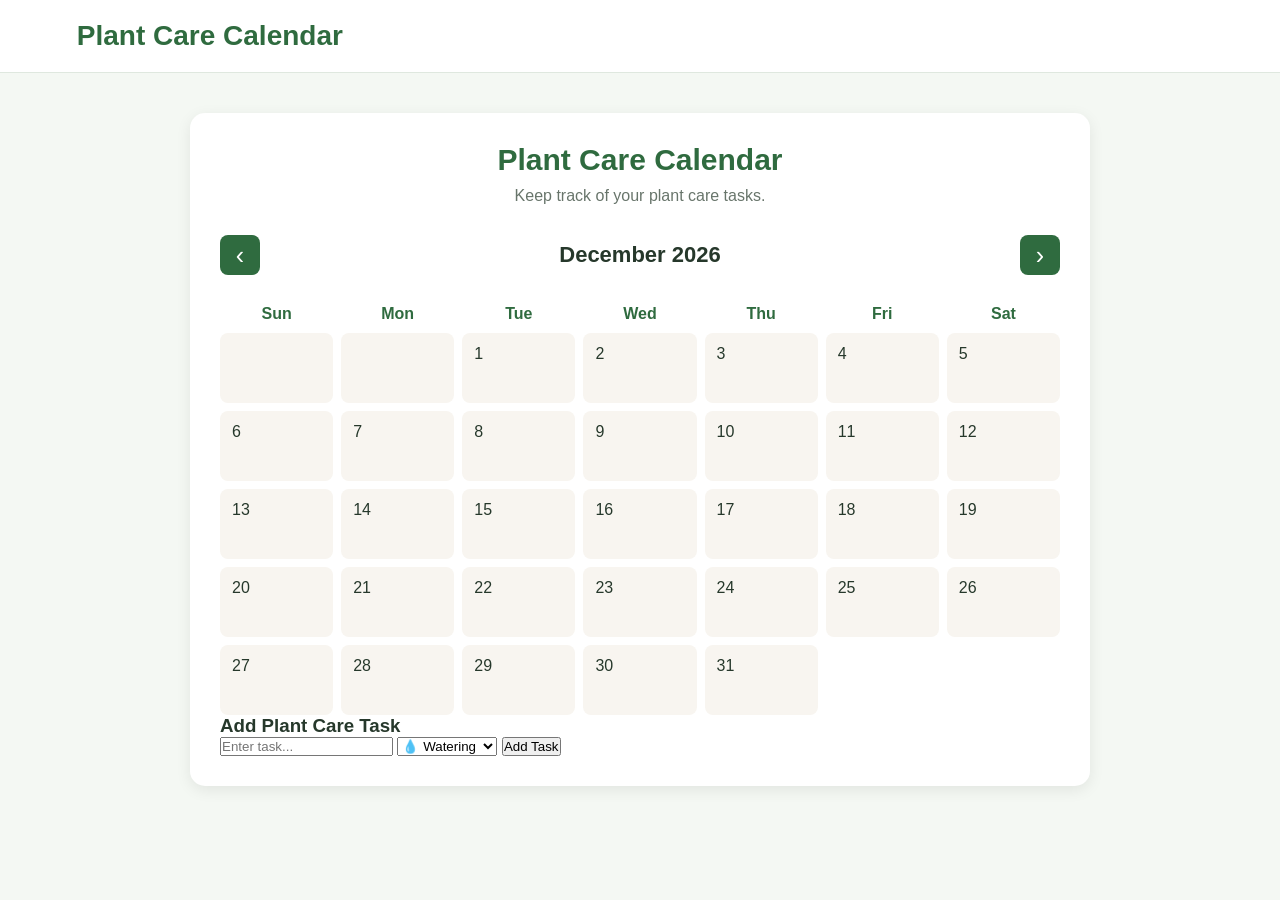
<file: calendar.html>
<!DOCTYPE html>
<html lang="en">

<head>
    <meta charset="UTF-8">
    <meta name="viewport" content="width=device-width, initial-scale=1.0">

    <title>Plant Care Calendar</title>

    <link rel="stylesheet" href="calendar.css">
</head>

<body>



    <header>
        <h1>Plant Care Calendar</h1>
    </header>

    <main>

        <section class="calendar-section">

    <h2>Plant Care Calendar</h2>

    <p>Keep track of your plant care tasks.</p>


    <div class="calendar">

        <div class="calendar-header">

            <button id="prevBtn">‹</button>

            <h3 id="monthYear"></h3>

            <button id="nextBtn">›</button>

        </div>


        <div class="days">

            <div>Sun</div>
            <div>Mon</div>
            <div>Tue</div>
            <div>Wed</div>
            <div>Thu</div>
            <div>Fri</div>
            <div>Sat</div>

        </div>


        <div id="calendarDays" class="calendar-days"></div>

        <div class="task-box">

    <h3>Add Plant Care Task</h3>

    <input type="text" id="taskInput" placeholder="Enter task...">

    <select id="taskType">
        <option value="Watering">💧 Watering</option>
        <option value="Fertilizing">🌱 Fertilizing</option>
        <option value="Repotting">🪴 Repotting</option>
        <option value="Pruning">✂️ Pruning</option>
    </select>

    <button id="addTaskBtn">Add Task</button>

</div>

    </div>

</section>

    </main>

    <script src="calendar.js"></script>


</body>

      </html>
</file>
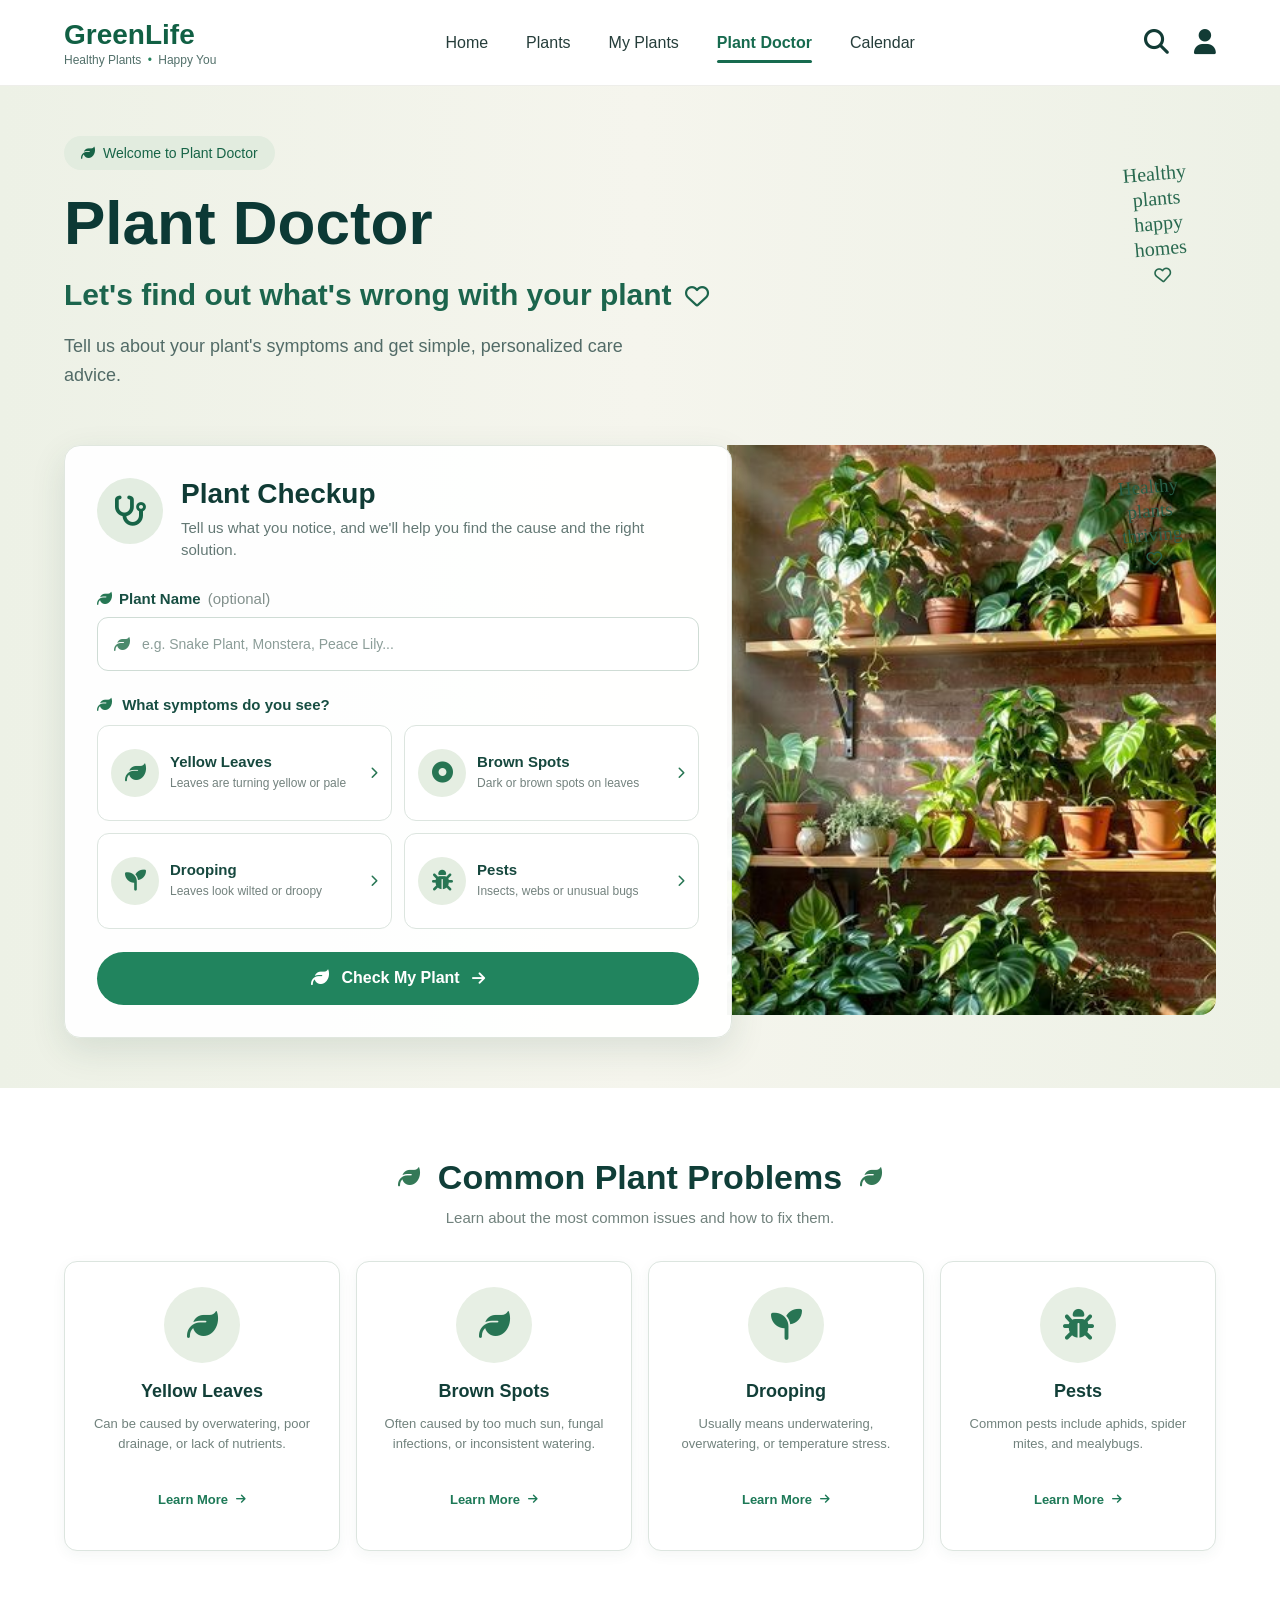
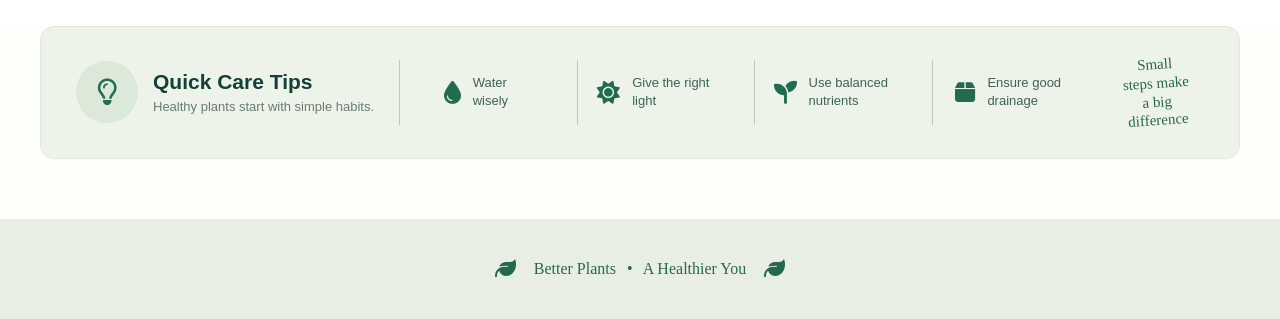
<file: plant-doctor.html>
<!DOCTYPE html>
<html lang="en">

<head>
    <meta charset="UTF-8">
    <meta name="viewport" content="width=device-width, initial-scale=1.0">

    <title>GreenLife - Plant Doctor</title>

    <!-- Font Awesome -->
    <link rel="stylesheet"
        href="https://cdnjs.cloudflare.com/ajax/libs/font-awesome/6.5.2/css/all.min.css">

    <!-- CSS -->
    <link rel="stylesheet" href="plant-doctor.css">
</head>

<body>


    <!-- ================= HEADER ================= -->

    <header class="header">

        <!-- Logo -->
        <div class="logo">
            <div class="logo-text">
                <h2>GreenLife</h2>
                <p>Healthy Plants <span>•</span> Happy You</p>
            </div>

        </div>


        <!-- Navbar -->
        <nav class="navbar">

            <a href="index.html">Home</a>

            <a href="plants.html">Plants</a>

            <a href="my-plants.html">My Plants</a>

            <a href="plant-doctor.html" class="active">
                Plant Doctor
            </a>

            <a href="calendar.html">Calendar</a>

        </nav>


        <!-- Header Icons -->
        <div class="header-icons">

            <i class="fa-solid fa-magnifying-glass"></i>

            <i class="fa-solid fa-user"></i>

        </div>

    </header>



    <!-- ================= PLANT DOCTOR HERO ================= -->

    <section class="doctor-hero">

        <div class="hero-content">

            <p class="welcome-text">
                <i class="fa-solid fa-leaf"></i>
                Welcome to Plant Doctor
            </p>

            <h1>
                Plant Doctor
            </h1>

            <h2>
                Let's find out what's wrong with your plant
                <i class="fa-regular fa-heart"></i>
            </h2>

            <p class="hero-text">
                Tell us about your plant's symptoms and
                get simple, personalized care advice.
            </p>

        </div>


        <!-- Small Note -->
        <div class="hero-note">

            <p>Healthy</p>
            <p>plants</p>
            <p>happy</p>
            <p>homes</p>

            <i class="fa-regular fa-heart"></i>

        </div>


        <!-- ================= CHECKUP ================= -->

        <div class="checkup-section">


            <!-- Checkup Card -->

            <div class="checkup-card">

                <div class="checkup-header">

                    <div class="checkup-icon">
                        <i class="fa-solid fa-stethoscope"></i>
                    </div>

                    <div>
                        <h2>Plant Checkup</h2>

                        <p>
                            Tell us what you notice, and we'll help you
                            find the cause and the right solution.
                        </p>
                    </div>

                </div>


                <!-- Plant Name -->

                <div class="input-group">

                    <label for="plant-name">

                        <i class="fa-solid fa-leaf"></i>

                        Plant Name

                        <span>(optional)</span>

                    </label>

                    <div class="input-box">

                        <i class="fa-solid fa-leaf"></i>

                        <input
                            type="text"
                            id="plant-name"
                            placeholder="e.g. Snake Plant, Monstera, Peace Lily...">

                    </div>

                </div>


                <!-- Symptoms -->

                <div class="symptoms-section">

                    <h3>
                        <i class="fa-solid fa-leaf"></i>
                        What symptoms do you see?
                    </h3>


                    <div class="symptoms-grid">


 <!-- Yellow Leaves -->

<button class="symptom-card">
   <div class="symptom-icon">
                                <i class="fa-solid fa-leaf"></i>
                            </div>

                            <div class="symptom-info">

                                <h4>Yellow Leaves</h4>

                                <p>
                                    Leaves are turning yellow
                                    or pale
                                </p>

                            </div>

                            <i class="fa-solid fa-chevron-right"></i>

                        </button>



                        <!-- Brown Spots -->

                        <button class="symptom-card">

                            <div class="symptom-icon">
                                <i class="fa-solid fa-circle-dot"></i>
                            </div>

                            <div class="symptom-info">

                                <h4>Brown Spots</h4>

                                <p>
                                    Dark or brown spots
                                    on leaves
                                </p>

                            </div>

                            <i class="fa-solid fa-chevron-right"></i>

                        </button>



                        <!-- Drooping -->

                        <button class="symptom-card">

                            <div class="symptom-icon">
                                <i class="fa-solid fa-seedling"></i>
                            </div>

                            <div class="symptom-info">

                                <h4>Drooping</h4>

                                <p>
                                    Leaves look wilted
                                    or droopy
                                </p>

                            </div>

                            <i class="fa-solid fa-chevron-right"></i>

                        </button>



                        <!-- Pests -->

                        <button class="symptom-card">

                            <div class="symptom-icon">
                                <i class="fa-solid fa-bug"></i>
                            </div>

                            <div class="symptom-info">

                                <h4>Pests</h4>

                                <p>
                                    Insects, webs or
                                    unusual bugs
                                </p>

                            </div>

                            <i class="fa-solid fa-chevron-right"></i>

                        </button>

                    </div>

                </div>


                <!-- Check Button -->

                <button class="check-button">

                    <i class="fa-solid fa-leaf"></i>

                    Check My Plant

                    <i class="fa-solid fa-arrow-right"></i>

                </button>

            </div>



            <!-- Plant Image -->

            <div class="doctor-image">

                <img
                    src="plants hero.jfif"
                    alt="Healthy Green Plant">

                <div class="image-note">

                    <p>Healthy</p>
                    <p>plants</p>
                    <p>thriving</p>

                    <i class="fa-regular fa-heart"></i>

                </div>

            </div>

        </div>

    </section>



    <!-- ================= COMMON PROBLEMS ================= -->

    <section class="common-problems">

        <div class="section-title">

            <i class="fa-solid fa-leaf"></i>

            <h2>Common Plant Problems</h2>

            <i class="fa-solid fa-leaf"></i>

        </div>

        <p class="section-subtitle">
            Learn about the most common issues and how to fix them.
        </p>



        <div class="problems-grid">


            <!-- Problem 1 -->

            <div class="problem-card"> 
             <div class="problem-icon">
                    <i class="fa-solid fa-leaf"></i>
                </div>

                <h3>Yellow Leaves</h3>

                <p>
                    Can be caused by overwatering,
                    poor drainage, or lack of nutrients.
                </p>

                <a href="#">
                    Learn More
                    <i class="fa-solid fa-arrow-right"></i>
                </a>

            </div>



            <!-- Problem 2 -->

            <div class="problem-card">

                <div class="problem-icon">
                    <i class="fa-solid fa-leaf"></i>
                </div>

                <h3>Brown Spots</h3>

                <p>
                    Often caused by too much sun,
                    fungal infections, or inconsistent watering.
                </p>

                <a href="#">
                    Learn More
                    <i class="fa-solid fa-arrow-right"></i>
                </a>

            </div>



            <!-- Problem 3 -->

            <div class="problem-card">

                <div class="problem-icon">
                    <i class="fa-solid fa-seedling"></i>
                </div>

                <h3>Drooping</h3>

                <p>
                    Usually means underwatering,
                    overwatering, or temperature stress.
                </p>

                <a href="#">
                    Learn More
                    <i class="fa-solid fa-arrow-right"></i>
                </a>

            </div>



            <!-- Problem 4 -->

            <div class="problem-card">

                <div class="problem-icon">
                    <i class="fa-solid fa-bug"></i>
                </div>

                <h3>Pests</h3>

                <p>
                    Common pests include aphids,
                    spider mites, and mealybugs.
                </p>

                <a href="#">
                    Learn More
                    <i class="fa-solid fa-arrow-right"></i>
                </a>

            </div>

        </div>

    </section>



    <!-- ================= QUICK CARE TIPS ================= -->

    <section class="quick-care">

        <div class="care-intro">

            <div class="care-main-icon">
                <i class="fa-regular fa-lightbulb"></i>
            </div>

            <div>
                <h2>Quick Care Tips</h2>

                <p>
                    Healthy plants start with simple habits.
                </p>
            </div>

        </div>



        <!-- Water -->

        <div class="care-item">

            <i class="fa-solid fa-droplet"></i>

            <p>
                Water<br>
                wisely
            </p>

        </div>



        <!-- Light -->

        <div class="care-item">

            <i class="fa-solid fa-sun"></i>

            <p>
                Give the right<br>
                light
            </p>

        </div>



        <!-- Nutrients -->

        <div class="care-item">

            <i class="fa-solid fa-seedling"></i>

            <p>
                Use balanced<br>
                nutrients
            </p>

        </div>



        <!-- Drainage -->

        <div class="care-item">

            <i class="fa-solid fa-box"></i>

            <p>
                Ensure good<br>
                drainage
            </p>

        </div>



        <!-- Note -->

        <div class="care-note">

            <p>Small</p>
            <p>steps make</p>
            <p>a big</p>
            <p>difference</p>

        </div>

    </section>

    <!-- ================= FOOTER ================= -->

    <footer class="footer">

        <div class="footer-decoration">
            <i class="fa-solid fa-leaf"></i>
        </div>

        <p>
            Better Plants
            <span>•</span>
            A Healthier You
        </p>

        <div class="footer-decoration">
            <i class="fa-solid fa-leaf"></i>
        </div>

    </footer>

<script src="row2.js"></script>
</body>

</html>
</file>
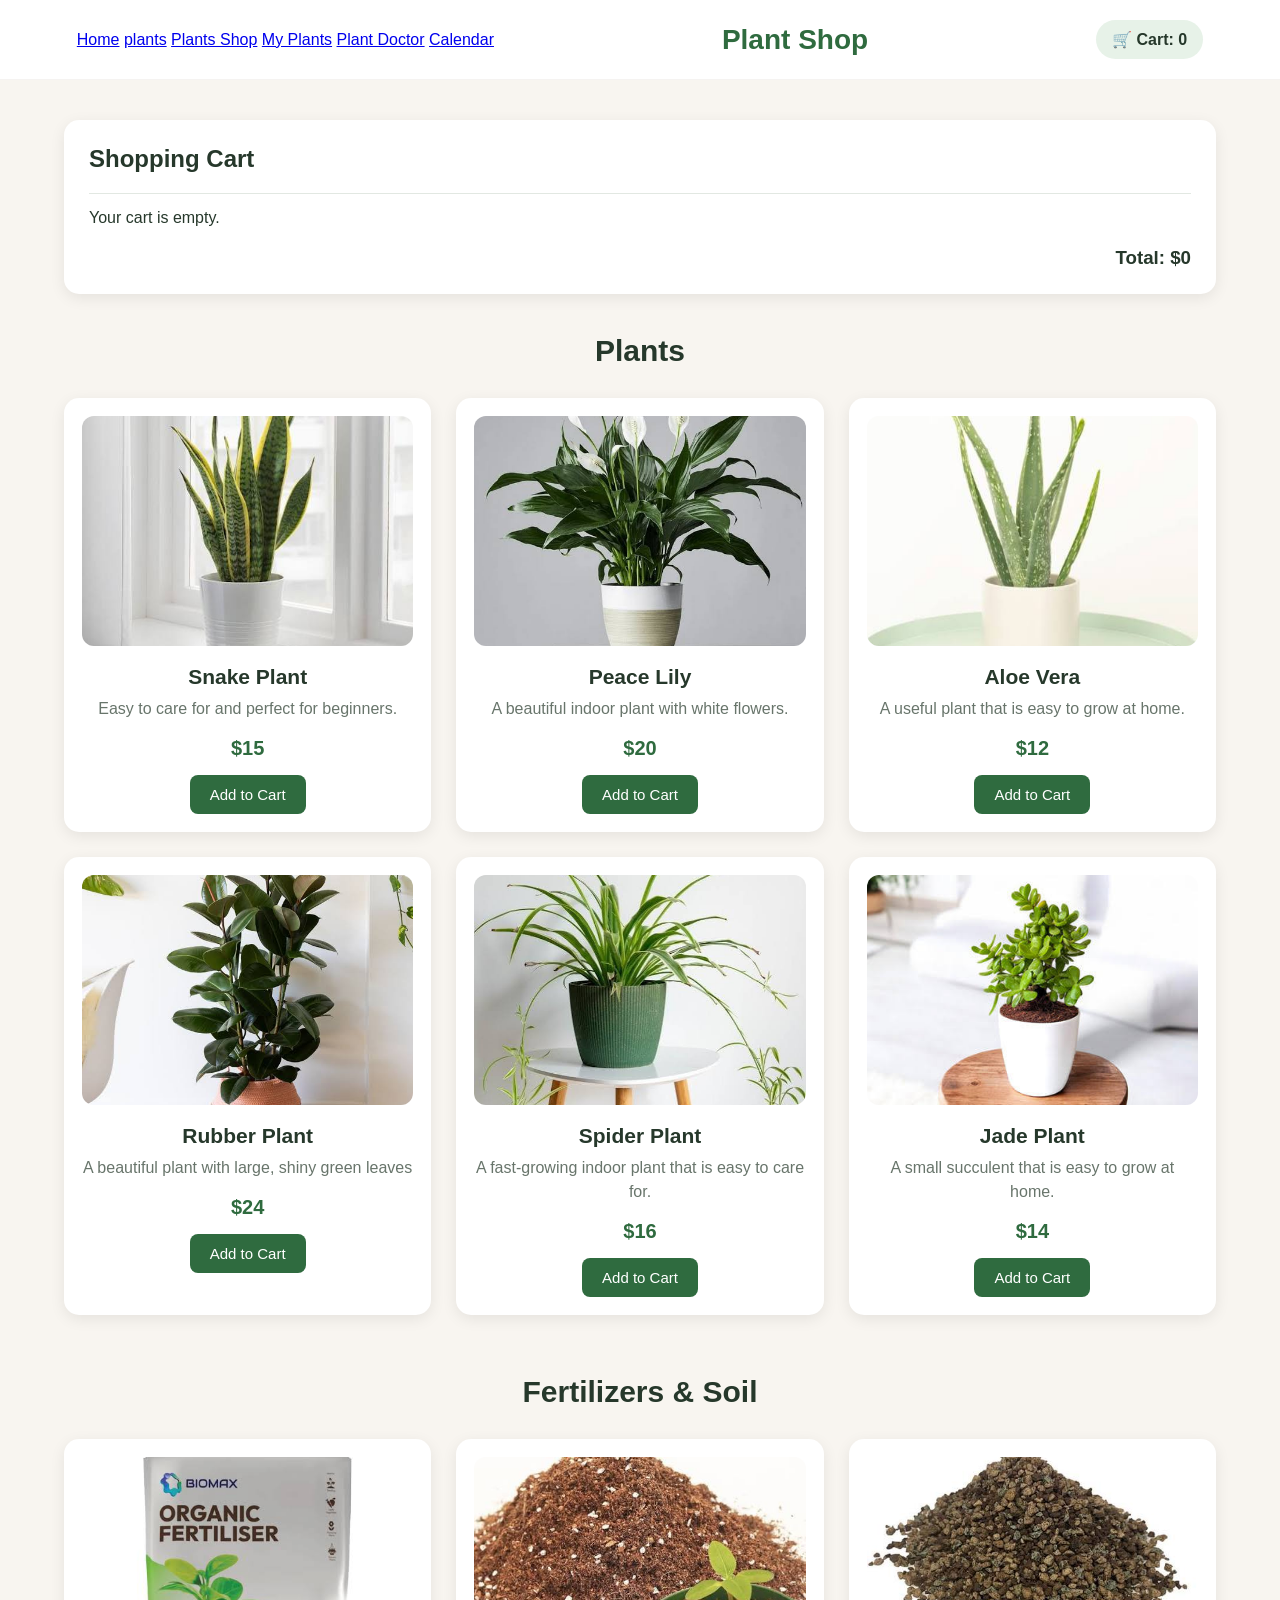
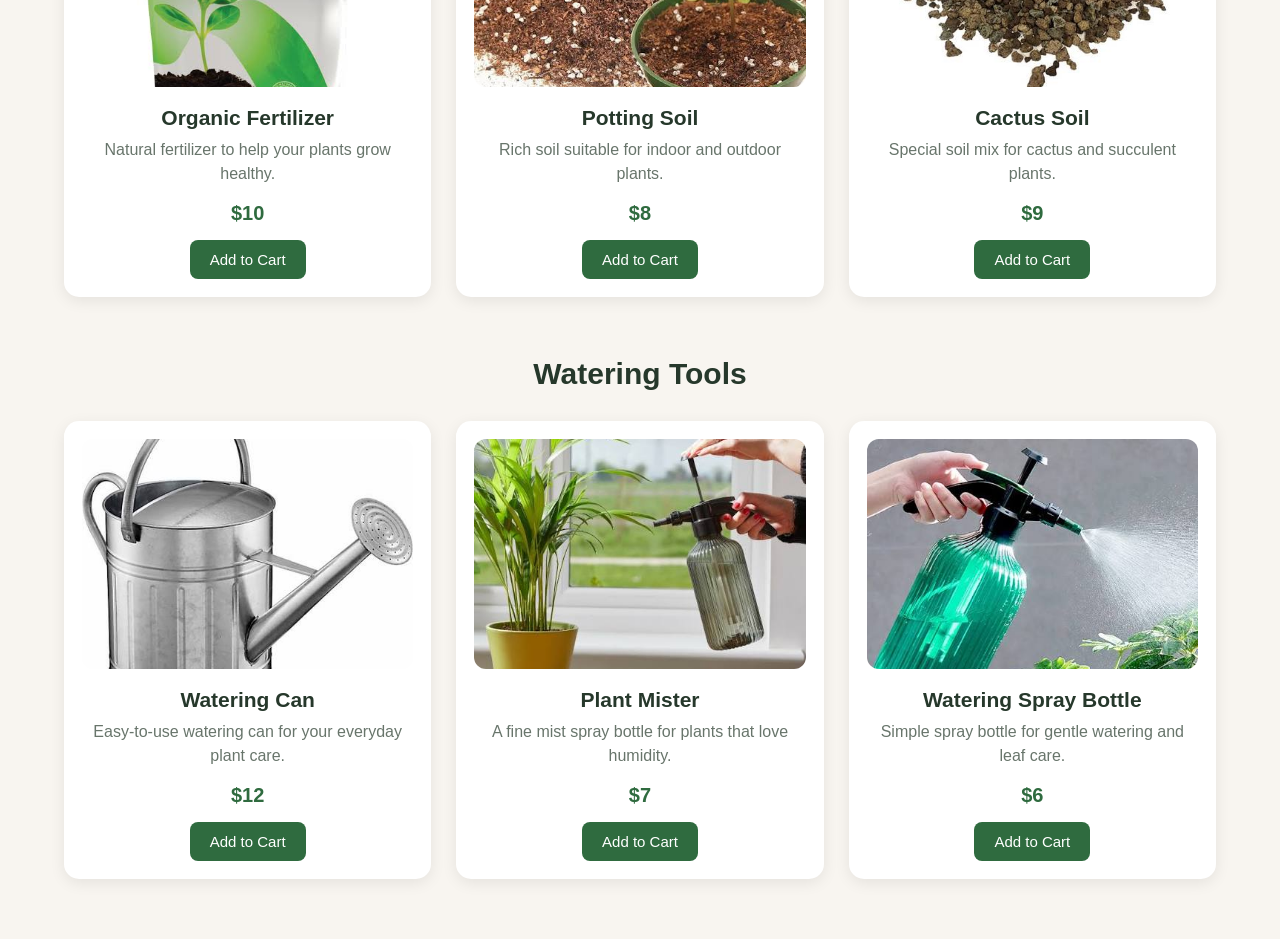
<file: plant-shop.html>
<!DOCTYPE html>
<html lang="en">
<head>
    <meta charset="UTF-8">
    <meta name="viewport" content="width=device-width, initial-scale=1.0">
    <title>Plant Shop</title>

    <link rel="stylesheet" href="plant-shop.css">
</head>

<body>


    <header>
        <nav class="navbar">
      <a href="#" class="active">Home</a>
      <a href="plants.html">plants</a>
      <a href="plant-shop.html">Plants Shop</a>
      <a href="#">My Plants</a>
      <a href="#">Plant Doctor</a>
      <a href="calendar.html">Calendar</a>
        </nav>
        <h1>Plant Shop</h1>

        <div class="cart">
            🛒 Cart:

             <span id="cartCount">0</span>
        </div>
    </header>
    <section class="cart-section">
    <h2>Shopping Cart</h2>

    <div id="cartItems">
        <p>Your cart is empty.</p>
    </div>

    <h3>Total: $<span id="cartTotal">0</span></h3>
</section>


    <main>

        <h2>Plants</h2>

        <div class="products">

            <div class="product">
                <img src="snak plants.jpg" alt="Snake Plant">

                <h3>Snake Plant</h3>

                <p>Easy to care for and perfect for beginners.</p>

                <p class="price">$15</p>

                <button class="addBtn" data-name="Snak Plant" data-price="15">Add to Cart</button>
            </div>


            <div class="product">
                <img src="Peace Lily.jpg" alt="Peace Lily">

                <h3>Peace Lily</h3>

                <p>A beautiful indoor plant with white flowers.</p>

                <p class="price">$20</p>

                <button class="addBtn" data-name="Peace Lily" data-price="20">Add to Cart</button>
            </div>


            <div class="product">
                <img src="Aloe Vera.jpg" alt="Aloe Vera">

                <h3>Aloe Vera</h3>

                <p>A useful plant that is easy to grow at home.</p>

                <p class="price">$12</p>

                <button class="addBtn" data-name="Aloe Vera" data-price="12">Add to Cart</button>
            </div>

<div class="product">
                <img src="rubber plant.jpg" alt="Rubber plant">

                <h3>Rubber Plant</h3>

                <p>A beautiful plant with large, shiny green leaves</p>

                <p class="price">$24</p>

                <button class="addBtn" data-name="Rubber Plant" data-price="24">Add to Cart</button>
            </div>

<div class="product">
                <img src="spider plant.jpg" alt="spider plant">

                <h3>Spider Plant</h3>

                <p>A fast-growing indoor plant that is easy to care for.</p>

                <p class="price">$16</p>

                <button class="addBtn" data-name="Spider Plant" data-price="16">Add to Cart</button>
            </div>

<div class="product">
                <img src="jade plant.jpg" alt="jade plant">

                <h3>Jade Plant</h3>

                <p>A small succulent that is easy to grow at home.</p>

                <p class="price">$14</p>

                <button class="addBtn" data-name="Jade Plant" data-price="14">Add to Cart</button>
            </div>


        </div>
<section class="shop-section">

    <h2>Fertilizers & Soil</h2>

    <div class="products">

        <div class="product">
            <img src="Organic Fertilizer.jpg" alt="Organic Fertilizer">

            <h3>Organic Fertilizer</h3>

            <p>Natural fertilizer to help your plants grow healthy.</p>

            <p class="price">$10</p>

            <button class="addBtn" data-name="Organic Fertilizer" data-price="10">Add to Cart</button>
        </div>


        <div class="product">
            <img src="Potting Soil.jpg" alt="Potting Soil">

            <h3>Potting Soil</h3>

            <p>Rich soil suitable for indoor and outdoor plants.</p>

            <p class="price">$8</p>

            <button class="addBtn" data-name="Potting Soil" data-price="8">Add to Cart</button>
        </div>


        <div class="product">
            <img src="Cactus Soil.jpg" alt="Cactus Soil">

            <h3>Cactus Soil</h3>

            <p>Special soil mix for cactus and succulent plants.</p>

            <p class="price">$9</p>

            <button class="addBtn" data-name="Cactus Soil" data-price="9">Add to Cart</button>
        </div>

    </div>

</section>

<section class="shop-section">

    <h2>Watering Tools</h2>

    <div class="products">

        <div class="product">
            <img src="Watering Can.jpg" alt="Watering Can">

            <h3>Watering Can</h3>

            <p>Easy-to-use watering can for your everyday plant care.</p>

            <p class="price">$12</p>

            <button class="addBtn" data-name="Watering Can" data-price="12">Add to Cart</button>
        </div>


        <div class="product">
            <img src="Plant Mister.jpg" alt="Plant Mister">

            <h3>Plant Mister</h3>

            <p>A fine mist spray bottle for plants that love humidity.</p>

            <p class="price">$7</p>

            <button class="addBtn" data-name="Plant Mister" data-price="7">Add to Cart</button>
        </div>


        <div class="product">
            <img src="Watering Spray Bottle.jpg" alt="Watering Spray Bottle">

            <h3>Watering Spray Bottle</h3>

            <p>Simple spray bottle for gentle watering and leaf care.</p>

            <p class="price">$6</p>

            <button class="addBtn" data-name="Watering Spray Bottle" data-price="6">Add to Cart</button>
        </div>

    </div>

</section>


    </main>


    <script src="plant-shop.js"></script>

</body>
                                  </html>
</file>
<file: calendar.css>
* {
    margin: 0;
    padding: 0;
    box-sizing: border-box;
}

body {
    font-family: Arial, sans-serif;
    background-color: #f4f8f3;
    color: #26382b;
}

header {
    background-color: #ffffff;
    padding: 20px 6%;
    border-bottom: 1px solid #dfe8df;
}

header h1 {
    color: #2f6b3f;
    font-size: 28px;
}

main {
    width: 90%;
    max-width: 900px;
    margin: 40px auto;
}

.calendar-section {
    background-color: #ffffff;
    padding: 30px;
    border-radius: 15px;
    box-shadow: 0 4px 15px rgba(0, 0, 0, 0.08);
}

.calendar-section h2 {
    text-align: center;
    color: #2f6b3f;
    font-size: 30px;
    margin-bottom: 10px;
}

.calendar-section > p {
    text-align: center;
    color: #68756b;
    margin-bottom: 30px;
}

.calendar {
    width: 100%;
}

.calendar-header {
    display: flex;
    justify-content: space-between;
    align-items: center;
    margin-bottom: 20px;
}

.calendar-header h3 {
    font-size: 22px;
    color: #26382b;
}

.calendar-header button {
    border: none;
    background-color: #2f6b3f;
    color: white;
    width: 40px;
    height: 40px;
    border-radius: 8px;
    font-size: 25px;
    cursor: pointer;
}

.calendar-header button:hover {
    background-color: #245530;
}

.days,
.calendar-days {
    display: grid;
    grid-template-columns: repeat(7, 1fr);
    gap: 8px;
}

.days div {
    text-align: center;
    font-weight: bold;
    color: #2f6b3f;
    padding: 10px 5px;
}

.calendar-days div {
    min-height: 70px;
    padding: 12px;
    background-color: #f8f5f0;
    border-radius: 8px;
}

@media (max-width: 600px) {

    main {
        width: 94%;
        margin: 25px auto;
    }

    .calendar-section {
        padding: 18px;
    }

    .calendar-section h2 {
        font-size: 24px;
    }

    .calendar-header h3 {
        font-size: 18px;
    }

    .days,
    .calendar-days {
        gap: 4px;
    }

    .days div {
        font-size: 12px;
        padding: 8px 2px;
    }

    .calendar-days div {
        min-height: 50px;
        padding: 8px 5px;
        font-size: 13px;
    }
}

.selected {
    background-color: #dcefdc !important;
    border: 2px solid #2f6b3f;
    color: #2f6b3f;
    font-weight: bold;
    cursor: pointer;
}

.calendar-days div {
    cursor: pointer;
    transition: 0.2s;
}

.calendar-days div:hover {
    background-color: #edf5ed;
}

.task {
    margin-top: 8px;
    padding: 5px;
    background-color: #dcefdc;
    color: #2f6b3f;
    border-radius: 5px;
    font-size: 12px;
    font-weight: bold;
}
</file>
<file: plant-doctor.css>
/* ================= GENERAL ================= */

* {
    margin: 0;
    padding: 0;
    box-sizing: border-box;
}

body {
    font-family: Arial, sans-serif;
    background-color: #fdfdf9;
    color: #103b35;
}

button,
input {
    font-family: inherit;
}

button {
    cursor: pointer;
}

a {
    text-decoration: none;
    color: inherit;
}


/* ================= HEADER ================= */

.header {
    height: 86px;
    background-color: #ffffff;

    display: flex;
    align-items: center;
    justify-content: space-between;

    padding: 0 5%;

    border-bottom: 1px solid #eeeeea;
}


/* Logo */

.logo {
    display: flex;
    align-items: center;
    gap: 10px;
}

.logo img {
    width: 58px;
    height: 58px;
    object-fit: contain;
}

.logo-text h2 {
    font-size: 28px;
    color: #116044;
    margin-bottom: 2px;
}

.logo-text p {
    font-size: 12px;
    color: #52706a;
}

.logo-text span {
    color: #24835e;
    margin: 0 3px;
}


/* Navbar */

.navbar {
    display: flex;
    align-items: center;
    gap: 38px;
}

.navbar a {
    position: relative;

    font-size: 16px;
    color: #253d3a;

    padding: 31px 0;
}

.navbar a:hover {
    color: #176b4f;
}

.navbar a.active {
    color: #176b4f;
    font-weight: 600;
}

.navbar a.active::after {
    content: "";

    position: absolute;
    left: 0;
    right: 0;
    bottom: 20px;

    height: 3px;

    background-color: #176b4f;
    border-radius: 5px;
}


/* Header Icons */

.header-icons {
    display: flex;
    align-items: center;
    gap: 25px;
}

.header-icons i {
    font-size: 25px;
    color: #123b35;
}

.header-icons i:hover {
    color: #16805c;
}


/* ================= HERO ================= */

.doctor-hero {
    position: relative;
    height: auto; /* خلينا الارتفاع مرن عشان العناصر تاخد راحتها وما تتداخلش */
    min-height: auto; 
    padding: 50px 5%;
    background: linear-gradient(
        90deg,
        #edf1e6 0%,
        #f5f5ed 50%,
        #edf1e6 100%
    );
    overflow: hidden;
}


/* Hero Content */

.hero-content {
    max-width: 720px;
    position: relative;
    z-index: 2;
}

.welcome-text {
    display: inline-flex;
    align-items: center;
    gap: 8px;

    background-color: #e2ecdf;
    color: #176447;

    padding: 9px 17px;

    border-radius: 25px;

    font-size: 14px;
    margin-bottom: 20px;
}

.welcome-text i {
    font-size: 14px;
}

.hero-content h1 {
    font-size: 62px;
    line-height: 1.05;

    color: #0c3935;

    margin-bottom: 20px;
}

.hero-content h2 {
    max-width: 650px;

    font-size: 30px;
    line-height: 1.3;

    color: #1c654d;

    margin-bottom: 18px;
}

.hero-content h2 i {
    font-size: 24px;
    margin-left: 5px;
}

.hero-text {
    max-width: 560px;

    font-size: 18px;
    line-height: 1.6;

    color: #526b67;
}


/* Hero Note */

.hero-note {
    position: absolute;

    top: 75px;
    right: 7%;

    color: #28694f;

    transform: rotate(-5deg);

    font-family: cursive;

    font-size: 20px;
    line-height: 1.25;

    text-align: center;
}

.hero-note i {
    font-size: 17px;
    margin-top: 5px;
}


/* ================= CHECKUP SECTION ================= */

.checkup-section {
    position: relative;
    z-index: 3;

    display: grid;
    grid-template-columns: 58% 42%;

    max-width: 1200px;

    margin: 55px auto 0;
}


/* Checkup Card */

.checkup-card {
    background-color: rgba(255, 255, 255, 0.96);

    border-radius: 16px;

    padding: 32px;

    box-shadow: 0 12px 35px rgba(34, 73, 59, 0.12);

    border: 1px solid #e0e7df;

    position: relative;
    z-index: 2;
}


/* Checkup Header */

.checkup-header {
    display: flex;
    align-items: flex-start;

    gap: 18px;

    margin-bottom: 28px;
}

.checkup-icon {
    width: 66px;
    height: 66px;

    flex-shrink: 0;

    border-radius: 50%;

    background-color: #e3ede1;

    display: flex;
    align-items: center;
    justify-content: center;
}

.checkup-icon i {
    font-size: 30px;
    color: #176447;
}

.checkup-header h2 {
    font-size: 28px;
    margin-bottom: 7px;
}
.checkup-header p {
    color: #637874;
    line-height: 1.5;
    font-size: 15px;
}


/* Input */

.input-group {
    margin-bottom: 25px;
}

.input-group label {
    display: flex;
    align-items: center;
    gap: 7px;

    font-size: 15px;
    font-weight: 600;

    color: #174e42;

    margin-bottom: 10px;
}

.input-group label i {
    color: #267754;
}

.input-group label span {
    font-weight: normal;
    color: #82908c;
}

.input-box {
    height: 54px;

    display: flex;
    align-items: center;

    gap: 12px;

    padding: 0 16px;

    border: 1px solid #cfdcd5;

    border-radius: 11px;

    background-color: #ffffff;
}

.input-box i {
    color: #4b8a6c;
}

.input-box input {
    width: 100%;

    border: none;
    outline: none;

    font-size: 14px;

    color: #29443e;
}

.input-box input::placeholder {
    color: #8b9d98;
}


/* Symptoms Title */

.symptoms-section h3 {
    font-size: 15px;
    color: #174e42;

    margin-bottom: 12px;
}

.symptoms-section h3 i {
    color: #267754;
    margin-right: 6px;
}


/* Symptoms Grid */

.symptoms-grid {
    display: grid;
    grid-template-columns: 1fr 1fr;

    gap: 12px;
}


/* Symptom Card */

.symptom-card {
    min-height: 96px;

    display: flex;
    align-items: center;

    text-align: left;

    padding: 13px;

    background-color: #ffffff;

    border: 1px solid #dce5df;

    border-radius: 12px;

    transition: 0.3s;
}

.symptom-card:hover {
    border-color: #73a88c;

    transform: translateY(-2px);

    box-shadow: 0 5px 15px rgba(45, 94, 73, 0.08);
}


/* Symptom Icon */

.symptom-icon {
    width: 48px;
    height: 48px;

    flex-shrink: 0;

    border-radius: 50%;

    background-color: #e5eee2;

    display: flex;
    align-items: center;
    justify-content: center;

    margin-right: 11px;
}

.symptom-icon i {
    font-size: 21px;
    color: #277553;
}


/* Symptom Text */

.symptom-info {
    flex: 1;
}

.symptom-info h4 {
    font-size: 15px;
    color: #16483e;

    margin-bottom: 5px;
}

.symptom-info p {
    font-size: 12px;
    line-height: 1.4;

    color: #73827e;
}

.symptom-card > i {
    font-size: 12px;
    color: #277553;
}


/* Check Button */

.check-button {
    width: 100%;

    height: 53px;

    border: none;
    border-radius: 30px;

    background-color: #21845e;
    color: #ffffff;

    display: flex;
    align-items: center;
    justify-content: center;

    gap: 12px;

    font-size: 16px;
    font-weight: 600;

    margin-top: 23px;

    transition: 0.3s;
}

.check-button:hover {
    background-color: #176d4e;
    transform: translateY(-2px);
}

.check-button i:first-child {
    font-size: 18px;
}

.check-button .fa-arrow-right {
    font-size: 15px;
}


/* ================= PLANT IMAGE ================= */

.doctor-image {
    position: relative;

    height: 570px;

    margin-left: -5px;

    overflow: hidden;

    border-radius: 0 16px 16px 0;
}

.doctor-image img {
    width: 100%;
    height: 100%;

    object-fit: cover;

    display: block;
}


/* Image Note */

.image-note {
    position: absolute;

    top: 30px;
    right: 35px;

    color: #285f48;

    font-family: cursive;

    font-size: 19px;

    line-height: 1.25;

    text-align: center;

    transform: rotate(-5deg);
}

.image-note i {
    font-size: 16px;
}


/* ================= COMMON PROBLEMS ================= */

.common-problems {
    background-color: #ffffff;

    padding: 70px 5% 75px;

    text-align: center;
}


/* Section Title */

.section-title {
    display: flex;
    align-items: center;
    justify-content: center;

    gap: 18px;
}

.section-title h2 {
    font-size: 34px;
    color: #103e38;
}

.section-title > i {
    font-size: 22px;
    color: #347957;
}

.section-subtitle {
    color: #71827d;

    font-size: 15px;

    margin-top: 12px;
    margin-bottom: 35px;
}


/* Problems Grid */

.problems-grid {
    max-width: 1200px;

    margin: auto;

    display: grid;

    grid-template-columns:
        repeat(4, 1fr);

    gap: 16px;
}


/* Problem Card */

.problem-card {
    min-height: 290px;

    padding: 25px 20px;
background-color: #ffffff;

    border: 1px solid #dce5df;

    border-radius: 13px;

    box-shadow: 0 4px 14px rgba(31, 71, 56, 0.05);

    transition: 0.3s;
}

.problem-card:hover {
    transform: translateY(-5px);

    box-shadow: 0 10px 25px rgba(31, 71, 56, 0.1);
}


/* Problem Icon */

.problem-icon {
    width: 76px;
    height: 76px;

    margin: 0 auto 18px;

    border-radius: 50%;

    background-color: #e7efe4;

    display: flex;
    align-items: center;
    justify-content: center;
}

.problem-icon i {
    font-size: 31px;
    color: #287554;
}


/* Problem Text */

.problem-card h3 {
    font-size: 18px;

    color: #123f38;

    margin-bottom: 12px;
}

.problem-card p {
    color: #71827d;

    font-size: 13px;

    line-height: 1.6;

    min-height: 63px;
}

.problem-card a {
    display: inline-flex;
    align-items: center;

    gap: 8px;

    margin-top: 15px;

    color: #1d7957;

    font-size: 13px;
    font-weight: 600;
}

.problem-card a i {
    font-size: 11px;

    transition: 0.3s;
}

.problem-card a:hover i {
    transform: translateX(4px);
}


/* ================= QUICK CARE ================= */

.quick-care {
    max-width: 1200px;

    margin: 0 auto 60px;

    padding: 28px 35px;

    background-color: #edf3e9;

    border-radius: 14px;

    display: flex;
    align-items: center;

    gap: 25px;

    border: 1px solid #e0e9dd;
}


/* Care Intro */

.care-intro {
    display: flex;
    align-items: center;

    gap: 15px;

    min-width: 280px;
}

.care-main-icon {
    width: 62px;
    height: 62px;

    flex-shrink: 0;

    background-color: #dce9d8;

    border-radius: 50%;

    display: flex;
    align-items: center;
    justify-content: center;
}

.care-main-icon i {
    font-size: 27px;
    color: #216e50;
}

.care-intro h2 {
    font-size: 21px;
    color: #123f38;

    margin-bottom: 5px;
}

.care-intro p {
    font-size: 13px;
    color: #687b75;
}


/* Care Items */

.care-item {
    flex: 1;

    min-height: 65px;

    border-left: 1px solid #b9cbbd;

    display: flex;
    align-items: center;
    justify-content: center;

    gap: 12px;

    color: #216c4e;
}

.care-item i {
    font-size: 23px;
}

.care-item p {
    font-size: 13px;
    line-height: 1.4;
    color: #3d6257;
}


/* Care Note */

.care-note {
    font-family: cursive;

    font-size: 15px;

    color: #28664d;

    line-height: 1.25;

    text-align: center;

    transform: rotate(-4deg);

    min-width: 95px;
}


/* ================= FOOTER ================= */

.footer {
    position: relative;

    min-height: 100px;

    background-color: #e9eee4;

    display: flex;
    align-items: center;
    justify-content: center;

    gap: 18px;

    color: #24694e;

    overflow: hidden;
}

.footer p {
    font-family: cursive;

    font-size: 16px;
}

.footer p span {
    margin: 0 7px;
}

.footer-decoration {
    font-size: 21px;
}


/* ================= RESPONSIVE ================= */

@media (max-width: 1000px) {

    .header {
        padding: 0 3%;
    }

    .navbar {
        gap: 18px;
    }

    .navbar a {
        font-size: 14px;
    }

    .hero-content h1 {
        font-size: 50px;
    }

    .hero-content h2 {
        font-size: 25px;
    }

    .checkup-section {
        grid-template-columns: 1fr;
    }

    .doctor-image {
        height: 400px;

        margin-left: 0;

        border-radius: 0 0 16px 16px;
    }

    .problems-grid {
        grid-template-columns: 1fr 1fr;
    }

    .quick-care {
        flex-wrap: wrap;
    }

    .care-intro {
        width: 100%;
    }

    .care-item {
        border-left: none;
    }
}


/* ================= MOBILE ================= */

@media (max-width: 700px) {

    /* Header */

    .header {
        height: auto;

        padding: 15px 20px;

        flex-wrap: wrap;

        gap: 15px;
    }

    .logo {
        width: 100%;
    }

    .logo img {
        width: 48px;
        height: 48px;
    }

    .logo-text h2 {
        font-size: 23px;
    }

    .navbar {
        order: 3;

        width: 100%;

        overflow-x: auto;
        justify-content: flex-start;

        gap: 25px;

        padding-bottom: 5px;
    }

    .navbar a {
        white-space: nowrap;

        padding: 10px 0;
    }

    .navbar a.active::after {
        bottom: 0;
    }

    .header-icons {
        position: absolute;

        top: 28px;
        right: 20px;
    }


    /* Hero */

    .doctor-hero {
        padding: 45px 20px 50px;

        min-height: auto;
    }

    .hero-content {
        text-align: center;
    }

    .welcome-text {
        font-size: 12px;
    }

    .hero-content h1 {
        font-size: 42px;
    }

    .hero-content h2 {
        font-size: 22px;
    }

    .hero-text {
        font-size: 15px;
    }

    .hero-note {
        display: none;
    }


    /* Checkup */

    .checkup-section {
        margin-top: 35px;
    }

    .checkup-card {
        padding: 22px 17px;
    }

    .checkup-header {
        gap: 12px;
    }

    .checkup-icon {
        width: 52px;
        height: 52px;
    }

    .checkup-icon i {
        font-size: 23px;
    }

    .checkup-header h2 {
        font-size: 23px;
    }

    .checkup-header p {
        font-size: 13px;
    }

    .symptoms-grid {
        grid-template-columns: 1fr;
    }

    .symptom-card {
        min-height: 85px;
    }

    .doctor-image {
        height: 350px;
    }


    /* Problems */

    .common-problems {
        padding: 50px 20px;
    }

    .section-title {
        gap: 9px;
    }

    .section-title h2 {
        font-size: 25px;
    }

    .section-title > i {
        font-size: 17px;
    }

    .problems-grid {
        grid-template-columns: 1fr;
    }

    .problem-card {
        min-height: auto;
    }


    /* Quick Care */

    .quick-care {
        margin: 0 20px 40px;

        padding: 25px 20px;

        flex-direction: column;

        align-items: stretch;

        gap: 15px;
    }

    .care-intro {
        min-width: 0;
    }

    .care-item {
        justify-content: flex-start;

        border-top: 1px solid #c5d4c7;

        padding-top: 15px;
    }

    .care-note {
        display: none;
    }


    /* Footer */

    .footer {
        min-height: 80px;
    }

    .footer p {
        font-size: 13px;
    }

}
.symptom-card.selected {
    border-color: #087b83;
    background-color: #eef8f6;
}
</file>
<file: plant-shop.css>
* {
    margin: 0;
    padding: 0;
    box-sizing: border-box;
}

body {
    font-family: Arial, sans-serif;
    background-color: #f8f5f0;
    color: #26382b;
}

/* Header */
header {
    background-color: white;
    padding: 20px 6%;
    display: flex;
    justify-content: space-between;
    align-items: center;
    border-bottom: 1px solid  #f5f3f1;
}

header h1 {
    color: #2f6b3f;
    font-size: 28px;
}

.cart {
    background-color: #e7f2e8;
    padding: 10px 16px;
    border-radius: 20px;
    font-weight: bold;
}

/* Main */
main {
    width: 90%;
    max-width: 1200px;
    margin: 40px auto;
}

main h2 {
    text-align: center;
    margin-bottom: 30px;
    font-size: 30px;
}

/* Products */
.products {
    display: grid;
    grid-template-columns: repeat(3, 1fr);
    gap: 25px;
}

.product {
    background-color: #ffffff;
    border-radius: 15px;
    padding: 18px;
    box-shadow: 0 4px 15px rgba(0, 0, 0, 0.08);
    text-align: center;
}

.product img {
    width: 100%;
    height: 230px;
    object-fit: cover;
    border-radius: 12px;
}

.product h3 {
    margin: 15px 0 8px;
    font-size: 21px;
}

.product p {
    color: #68756b;
    line-height: 1.5;
}

.product .price {
    color: #2f6b3f;
    font-size: 20px;
    font-weight: bold;
    margin: 12px 0;
}

.addBtn {
    border: none;
    background-color: #2f6b3f;
    color: white;
    padding: 11px 20px;
    border-radius: 8px;
    cursor: pointer;
    font-size: 15px;
}

.addBtn:hover {
    background-color: #245530;
}


/* Tablet */
@media (max-width: 900px) {

    .products {
        grid-template-columns: repeat(2, 1fr);
    }

}


/* Mobile */
@media (max-width: 600px) {

    header {
        padding: 15px 5%;
    }

    header h1 {
        font-size: 22px;
    }

    .cart {
        padding: 8px 12px;
        font-size: 14px;
    }

    main {
        width: 92%;
        margin: 30px auto;
    }

    main h2 {
        font-size: 25px;
    }

    .products {
        grid-template-columns: 1fr;
        gap: 20px;
    }

    .product img {
        height: 250px;
    }

}
.shop-section {
    margin-bottom: 60px;
}

.shop-section h2 {
    text-align: center;
    margin-bottom: 30px;
    margin-top: 60px;
    font-size: 30px;
}
.cart-section {
    width: 90%;
    max-width: 1200px;
    margin: 40px auto;
    background-color: #ffffff;
    padding: 25px;
    border-radius: 15px;
    box-shadow: 0 4px 15px rgba(0, 0, 0, 0.08);
}

.cart-section h2 {
    margin-bottom: 20px;
}

.cart-section h3 {
    margin-top: 20px;
    text-align: right;
}

#cartItems {
    border-top: 1px solid #e2e8e2;
    padding-top: 15px;
}

.cart-item {
    display: flex;
    justify-content: space-between;
    align-items: center;
    padding: 12px;
    margin-bottom: 10px;
    background-color: #f8f5f0;
    border-radius: 8px;
}

.removeBtn {
    border: none;
    background-color: #d9534f;
    color: white;
    padding: 7px 12px;
    border-radius: 6px;
    cursor: pointer;
}

.removeBtn:hover {
    opacity: 0.8;
}
</file>
